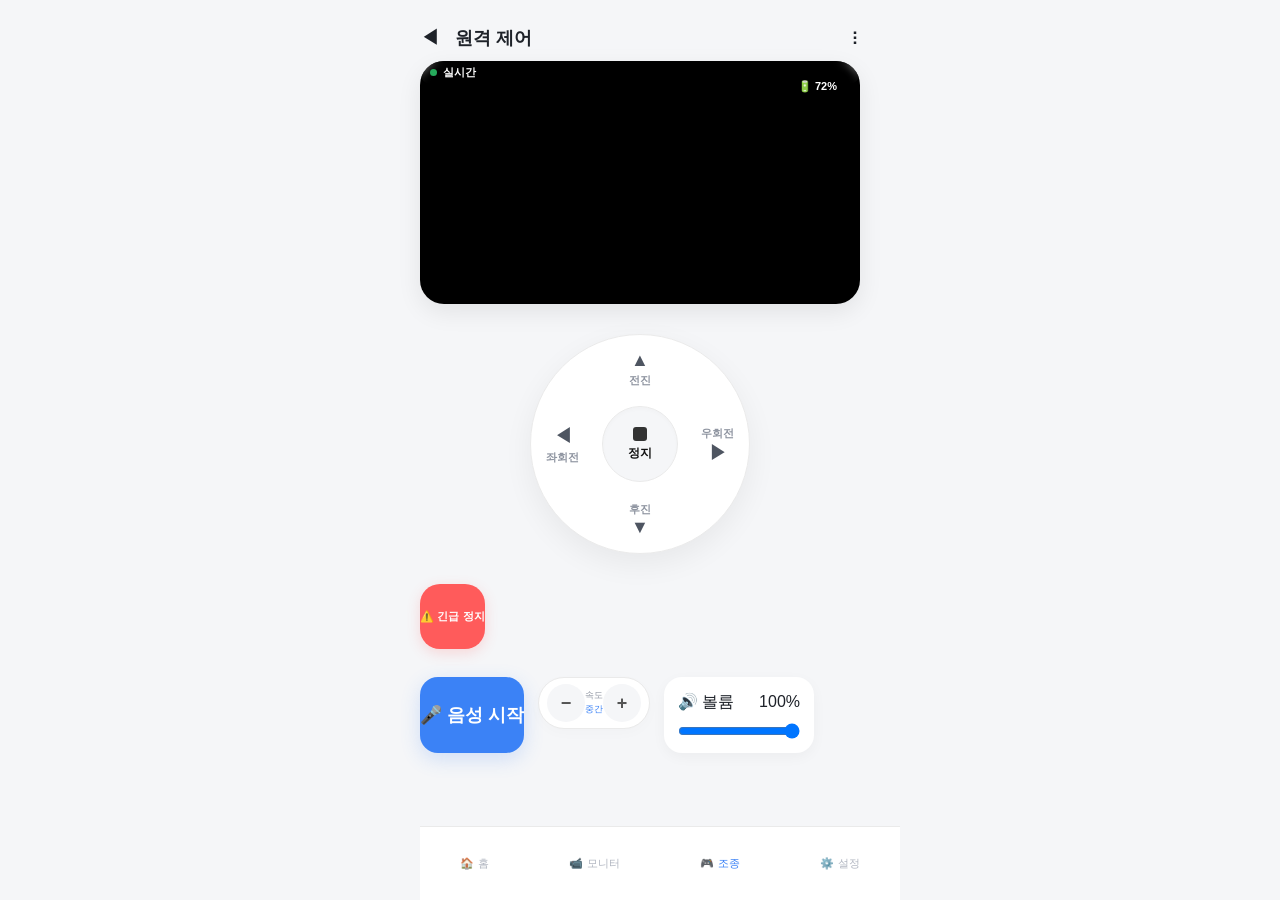
<file: control.html>
<!DOCTYPE html>
<html lang="ko">

<head>
<meta charset="UTF-8">

<meta
name="viewport"
content="width=device-width,initial-scale=1.0,maximum-scale=1.0,user-scalable=no">

<title>원격 제어</title>

<link rel="stylesheet" href="style.css">

<style>

.volume-panel{
background:#fff;
border-radius:18px;
padding:14px;
display:flex;
flex-direction:column;
gap:10px;
width:150px;
}

.volume-row{
display:flex;
justify-content:space-between;
align-items:center;
}

.volume-slider{
width:100%;
}

.audio-section{
display:flex;
gap:14px;
margin-top:16px;
}

.mic-large-btn{

flex:1;

height:76px;

border:none;

border-radius:18px;

background:#3b82f6;

color:white;

font-size:18px;

font-weight:700;

white-space:nowrap;

display:flex;

align-items:center;

justify-content:center;

cursor:pointer;

box-shadow:
0 6px 20px
rgba(59,130,246,.2);

}

.mic-active{
background:#22c55e !important;
}

</style>

</head>

<body>

<div class="app-container">

<div class="app-header">

<div style="display:flex;align-items:center;gap:15px;">

<span
style="font-size:20px;cursor:pointer"
onclick="goHome()">

◀

</span>

<h1
style="
font-size:18px;
font-weight:700;
">

원격 제어

</h1>

</div>

<div style="font-size:20px;">
⋮
</div>

</div>

<div class="main-content">

<div class="video-wrapper">

<div class="video-overlay-hud">
<span class="live-dot-green"></span>
실시간
</div>

<div
class="video-overlay-quality"
id="top-battery-badge">

🔋 72%

</div>

<video
id="video"
autoplay
playsinline
muted>
</video>

</div>

<div class="joystick-container">

<div class="wheel-pad">

<button
class="wheel-btn btn-up"
onmousedown="sendDriveCmd('FORWARD')"
ontouchstart="touchStart(event,'FORWARD')"
onmouseup="sendDriveCmd('STOP')"
ontouchend="sendDriveCmd('STOP')">

▲
<span>전진</span>

</button>

<button
class="wheel-btn btn-down"
onmousedown="sendDriveCmd('BACKWARD')"
ontouchstart="touchStart(event,'BACKWARD')"
onmouseup="sendDriveCmd('STOP')"
ontouchend="sendDriveCmd('STOP')">

<span>후진</span>
▼

</button>

<button
class="wheel-btn btn-left"
onmousedown="sendDriveCmd('LEFT')"
ontouchstart="touchStart(event,'LEFT')"
onmouseup="sendDriveCmd('STOP')"
ontouchend="sendDriveCmd('STOP')">

◀
<span>좌회전</span>

</button>

<button
class="wheel-btn btn-right"
onmousedown="sendDriveCmd('RIGHT')"
ontouchstart="touchStart(event,'RIGHT')"
onmouseup="sendDriveCmd('STOP')"
ontouchend="sendDriveCmd('STOP')">

<span>우회전</span>
▶

</button>

<div
class="btn-center-stop"
onclick="sendDriveCmd('STOP')">

<div class="stop-icon"></div>

정지

</div>

</div>

</div>

<div class="control-bottom-bar">

<button
class="btn-emergency-stop"
onclick="sendDriveCmd('EMERGENCY_STOP')">

⚠️ 긴급 정지

</button>

<div class="audio-section">

<button
id="micBtn"
class="mic-large-btn"
onclick="toggleVoice()">

🎤 음성 시작

</button>


<div class="speed-capsule">

<button
class="speed-step-btn"
onclick="adjustSpeed('DOWN')">

−

</button>

<div class="speed-label">

<span>속도</span>

<span
id="speed-text"
style="color:#3b82f6">

중간

</span>

</div>

<button
class="speed-step-btn"
onclick="adjustSpeed('UP')">

+

</button>

</div>

<div class="volume-panel">

<div class="volume-row">

<span>🔊 볼륨</span>

<span id="volume-value">

100%

</span>

</div>

<input
class="volume-slider"
id="volume"
type="range"
min="0"
max="100"
value="100">

</div>

</div>

</div>

<div class="bottom-nav">

<div class="nav-item" onclick="location.href='/'">
🏠 홈
</div>

<div class="nav-item" onclick="location.href='/monitor'">
📹 모니터
</div>

<div class="nav-item active">
🎮 조종
</div>

<div class="nav-item" onclick="location.href='/settings'">
⚙️ 설정
</div>

</div>

</div>

<script>

let currentSpeedLevel=2

const speedMap={
1:"느림",
2:"중간",
3:"빠름"
}

function goHome(){
location.href="/"
}

function touchStart(e,cmd){
e.preventDefault()
sendDriveCmd(cmd)
}

async function adjustSpeed(direction){

if(direction==="UP"&&currentSpeedLevel<3)
currentSpeedLevel++

if(direction==="DOWN"&&currentSpeedLevel>1)
currentSpeedLevel--

document.getElementById(
"speed-text"
).innerText=
speedMap[currentSpeedLevel]

await fetch("/control",{
method:"POST",
headers:{
"Content-Type":"application/json"
},
body:JSON.stringify({
command:`SET_SPEED_${currentSpeedLevel}`
})
})

}

async function sendDriveCmd(cmd){

try{

await fetch(
"/control",
{
method:"POST",

headers:{
"Content-Type":"application/json"
},

body:
JSON.stringify({
command:cmd
})

}
)

}catch(e){

console.log(e)

}

}

document
.getElementById("volume")
.addEventListener(
"input",

async(e)=>{

const v=e.target.value

document
.getElementById(
"volume-value"
)
.innerText=
v+"%"

await fetch(
"/volume",
{
method:"POST",

headers:{
"Content-Type":"application/json"
},

body:
JSON.stringify({
volume:v
})

}
)

}

)

async function syncControlHeader(){

try{

const res=
await fetch("/status")

if(res.ok){

const data=
await res.json()

document
.getElementById(
"top-battery-badge"
)
.innerText=
`🔋 ${data.battery}%`

}

}catch{}

}

setInterval(
syncControlHeader,
3000
)

const video=
document.getElementById(
"video"
)

let pc
let localAudio=null
let micEnabled=false

async function startControlWebRTC(){

pc=
new RTCPeerConnection()

pc.ontrack=
(e)=>{

video.srcObject=
e.streams[0]

}

pc.addTransceiver(
"video",
{
direction:
"recvonly"
}
)

await negotiate()

}

async function negotiate(){

const offer=
await pc.createOffer()

await pc.setLocalDescription(
offer
)

const res=
await fetch(
"/offer",
{
method:"POST",

headers:{
"Content-Type":
"application/json"
},

body:
JSON.stringify({

sdp:
pc.localDescription.sdp,

type:
pc.localDescription.type

})

}
)

const answer=
await res.json()

await pc.setRemoteDescription(
answer
)

}

async function toggleVoice(){

const btn=
document.getElementById(
"micBtn"
)

try{

if(!micEnabled){

localAudio=
await navigator.mediaDevices.getUserMedia({
audio:true
})

localAudio
.getTracks()
.forEach(
t=>
pc.addTrack(
t,
localAudio
)
)

await negotiate()

micEnabled=true

btn.innerHTML=
"🟢 음성 송출 중"

btn.classList.add(
"mic-active"
)

}
else{

localAudio
.getTracks()
.forEach(
t=>t.stop()
)

localAudio=null

micEnabled=false

btn.innerHTML=
"🎤 음성 시작"

btn.classList.remove(
"mic-active"
)

}

}catch(e){

alert(
"마이크 연결 실패"
)

console.log(e)

}

}

window.addEventListener(
"beforeunload",

()=>{

localAudio
?.getTracks()
.forEach(
t=>t.stop()
)

}

)

startControlWebRTC()

</script>

</body>
</html>
</file>
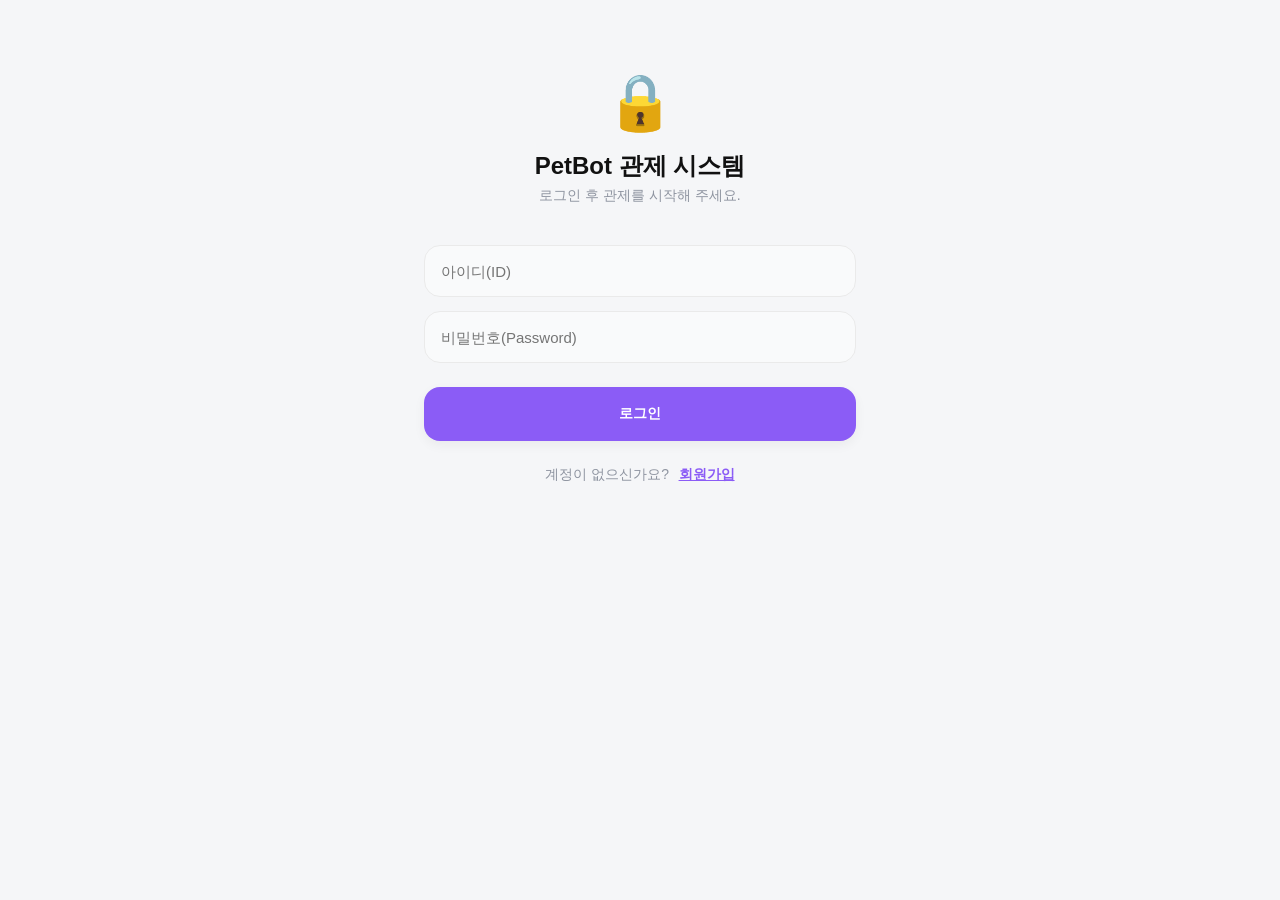
<file: login.html>
<!DOCTYPE html>
<html lang="ko">
<head>
    <meta charset="UTF-8">
    <meta name="viewport" content="width=device-width, initial-scale=1.0, maximum-scale=1.0, user-scalable=no">
    <title>PetBot 로그인</title>
    <link rel="stylesheet" href="style.css">
    <style>
        .login-box {
            margin-top: 40px;
            display: flex;
            flex-direction: column;
            gap: 14px;
        }
        .input-field {
            width: 100%;
            height: 52px;
            border: 1px solid #eaeaea;
            border-radius: 16px;
            padding: 0 16px;
            font-size: 15px;
            background: #f9fafb;
            box-sizing: border-box;
            outline: none;
            transition: border 0.2s, background-color 0.2s;
        }
        .input-field:focus {
            border: 1px solid #8b5cf6;
            background: #ffffff;
        }
        .error-msg {
            color: #ff5b5b;
            font-size: 13px;
            font-weight: 600;
            text-align: center;
            display: none;
            margin: 0;
        }
        /* 회원가입 모달 스타일 */
        .modal-overlay {
            position: fixed;
            top: 0; left: 0; right: 0; bottom: 0;
            background: rgba(0, 0, 0, 0.4);
            display: flex;
            align-items: center;
            justify-content: center;
            z-index: 1000;
            opacity: 0;
            visibility: hidden;
            transition: all 0.2s ease;
        }
        .modal-overlay.active {
            opacity: 1;
            visibility: visible;
        }
        .modal-card {
            background: #ffffff;
            width: 85%;
            max-width: 360px;
            border-radius: 24px;
            padding: 28px 24px;
            box-shadow: 0 10px 30px rgba(0,0,0,0.1);
            transform: translateY(20px);
            transition: transform 0.2s ease;
        }
        .modal-overlay.active .modal-card {
            transform: translateY(0);
        }
    </style>
</head>
<body style="background: #f5f6f8;">

    <div class="app-container" style="box-shadow: none; background: transparent;">
        <div class="main-content" style="padding: 40px 24px;">
            
            <div style="text-align: center; margin-top: 30px;">
                <span style="font-size: 55px;">🔒</span>
                <h1 style="font-size: 24px; font-weight: 800; margin-top: 15px; color: #111111;">PetBot 관제 시스템</h1>
                <p style="color: #8e94a0; font-size: 14px; margin-top: 5px;">로그인 후 관제를 시작해 주세요.</p>
            </div>

            <div class="login-box">
                <input type="text" id="login-username" class="input-field" placeholder="아이디(ID)">
                <input type="password" id="login-password" class="input-field" placeholder="비밀번호(Password)" onkeyup="if(window.event.keyCode==13){submitLogin()}">
                
                <p class="error-msg" id="login-error">⚠️ 아이디 또는 비밀번호가 올바르지 않습니다.</p>
                
                <button class="action-bar-btn btn-action-purple" style="width: 100%; margin-top: 10px;" onclick="submitLogin()">
                    로그인
                </button>
                
                <div style="text-align: center; margin-top: 10px;">
                    <span style="color: #8e94a0; font-size: 14px;">계정이 없으신가요?</span>
                    <button style="background: none; border: none; color: #8b5cf6; font-size: 14px; font-weight: 700; cursor: pointer; text-decoration: underline; margin-left: 5px;" onclick="toggleModal(true)">회원가입</button>
                </div>
            </div>

        </div>
    </div>

    <div class="modal-overlay" id="register-modal">
        <div class="modal-card">
            <h2 style="font-size: 19px; font-weight: 800; margin-bottom: 5px; color: #111;">새 계정 만들기</h2>
            <p style="color: #8e94a0; font-size: 13px; margin-bottom: 20px;">관제 시스템에 사용할 계정을 생성합니다.</p>
            
            <div style="display: flex; flex-direction: column; gap: 12px;">
                <input type="text" id="reg-username" class="input-field" placeholder="사용할 아이디">
                <input type="password" id="reg-password" class="input-field" placeholder="사용할 비밀번호">
            </div>
            
            <p class="error-msg" id="reg-error" style="margin-top: 10px;"></p>
            
            <div style="display: flex; gap: 10px; margin-top: 20px;">
                <button class="action-bar-btn" style="background: #eaeaea; color: #4e5561; flex: 1;" onclick="toggleModal(false)">취소</button>
                <button class="action-bar-btn btn-action-purple" style="flex: 1;" onclick="submitRegister()">가입 완료</button>
            </div>
        </div>
    </div>

    <script>
        function toggleModal(show) {
            const modal = document.getElementById("register-modal");
            if (show) modal.classList.add("active");
            else {
                modal.classList.remove("active");
                document.getElementById("reg-error").style.display = "none";
            }
        }

        // 로그인 요청
        async function submitLogin() {
            const username = document.getElementById("login-username").value;
            const password = document.getElementById("login-password").value;
            const errorBlock = document.getElementById("login-error");

            if (!username || !password) return;

            try {
                const response = await fetch("/login", {
                    method: "POST",
                    headers: { "Content-Type": "application/json" },
                    body: JSON.stringify({ username, password })
                });

                if (response.ok) {
                    location.href = "/";
                } else {
                    errorBlock.style.display = "block";
                    document.getElementById("login-password").value = "";
                }
            } catch (e) {
                alert("서버 통신 실패");
            }
        }

        // 회원가입 요청
        async function submitRegister() {
            const username = document.getElementById("reg-username").value;
            const password = document.getElementById("reg-password").value;
            const errorBlock = document.getElementById("reg-error");

            if (!username || !password) {
                errorBlock.innerText = "⚠️ 모든 빈칸을 채워주세요.";
                errorBlock.style.display = "block";
                return;
            }

            try {
                const response = await fetch("/register", {
                    method: "POST",
                    headers: { "Content-Type": "application/json" },
                    body: JSON.stringify({ username, password })
                });

                if (response.ok) {
                    alert("🎉 회원가입이 완료되었습니다! 로그인해 주세요.");
                    toggleModal(false);
                    document.getElementById("login-username").value = username;
                } else {
                    const text = await response.text();
                    errorBlock.innerText = text === "EXISTS" ? "⚠️ 이미 존재하는 아이디입니다." : "⚠️ 가입에 실패했습니다.";
                    errorBlock.style.display = "block";
                }
            } catch (e) {
                alert("서버 통신 실패");
            }
        }
    </script>
</body>
</html>
</file>
<file: style.css>
/* style.css */
* {
    margin: 0;
    padding: 0;
    box-sizing: border-box;
    font-family: -apple-system, BlinkMacSystemFont, "Segoe UI", Roboto, Helvetica, Arial, sans-serif;
}

body {
    background-color: #f5f6f8; /* 앱 특유의 부드러운 라이트 그레이 배경 */
    color: #1e2229;
    display: flex;
    justify-content: center;
    min-height: 100vh;
}

/* 스마트폰 뷰포트 느낌을 주는 전체 컨테이너 */
.app-container {
    width: 100%;
    max-width: 480px;
    background: #f5f6f8;
    position: relative;
    padding-bottom: 80px; /* 하단 네비게이션 공간 확보 */
}

/* 1. 상단 헤더 영역 */
.app-header {
    display: flex;
    justify-content: space-between;
    align-items: center;
    padding: 24px 20px 10px 20px;
    background: #f5f6f8;
}

.app-title-box h1 {
    font-size: 26px;
    font-weight: 800;
    color: #111;
}

.app-title-box p {
    font-size: 13px;
    color: #8e94a0;
    margin-top: 2px;
}

.noti-icon {
    font-size: 22px;
    cursor: pointer;
    position: relative;
}

.noti-dot {
    position: absolute;
    top: 2px;
    right: 2px;
    width: 6px;
    height: 6px;
    background-color: #ff5b5b;
    border-radius: 50%;
}

/* 2. 대시보드 카드 공통 */
.main-content {
    padding: 0 20px;
}

.app-card {
    background: #ffffff;
    border-radius: 24px;
    padding: 20px;
    margin-bottom: 20px;
    box-shadow: 0 4px 16px rgba(0, 0, 0, 0.04);
    display: flex;
    align-items: center;
}

/* 로봇 프로필 정보 레이아웃 */
.robot-profile {
    display: flex;
    width: 100%;
    gap: 20px;
}

.robot-img-box {
    flex: 1;
    background: #f9fafb;
    border-radius: 18px;
    display: flex;
    justify-content: center;
    align-items: center;
    padding: 10px;
}

.robot-img-box img {
    width: 100%;
    max-width: 100px;
    height: auto;
    object-fit: contain;
}

.robot-info-box {
    flex: 1.2;
    display: flex;
    flex-direction: column;
    justify-content: center;
    gap: 12px;
}

.robot-meta-row {
    display: flex;
    justify-content: space-between;
    align-items: center;
    font-size: 14px;
    color: #4e5561;
}

.robot-name {
    font-size: 16px;
    font-weight: 700;
    color: #111;
}

.status-badge {
    background: #e6f7ed;
    color: #26aa5c;
    font-size: 11px;
    font-weight: 700;
    padding: 3px 8px;
    border-radius: 8px;
}

.battery-bar-wrapper {
    display: flex;
    align-items: center;
    gap: 8px;
    font-weight: 700;
    color: #26aa5c;
}

/* 섹션 타이틀 */
.section-title {
    font-size: 15px;
    font-weight: 700;
    color: #222;
    margin: 10px 0 14px 4px;
}

/* 3. 빠른 실행 2분할 버튼 그리드 */
.quick-grid {
    display: grid;
    grid-template-columns: 1fr 1fr;
    gap: 15px;
    margin-bottom: 20px;
}

.quick-btn {
    border: none;
    border-radius: 20px;
    height: 110px;
    display: flex;
    flex-direction: column;
    justify-content: center;
    align-items: center;
    gap: 10px;
    font-size: 15px;
    font-weight: 700;
    color: #ffffff;
    cursor: pointer;
    transition: transform 0.2s, opacity 0.2s;
    box-shadow: 0 6px 20px rgba(0, 0, 0, 0.06);
}

.quick-btn:active {
    transform: scale(0.96);
    opacity: 0.9;
}

.btn-blue { background: #3b82f6; }   /* 실시간 보기 블루 */
.btn-green { background: #10b981; }  /* 원격 제어 그린 */

.quick-btn .icon {
    font-size: 28px;
}

/* 4. 하단 고정 네비게이션 바 */
.bottom-nav {
    position: fixed;
    bottom: 0;
    width: 100%;
    max-width: 480px;
    height: 74px;
    background: #ffffff;
    border-top: 1px solid #eaeaea;
    display: flex;
    justify-content: space-around;
    align-items: center;
    z-index: 100;
}

.nav-item {
    display: flex;
    flex-direction: column;
    align-items: center;
    font-size: 11px;
    color: #b0b5c0;
    cursor: pointer;
    gap: 4px;
}

.nav-item.active {
    color: #3b82f6; /* 활성화된 탭은 블루 컬러 */
}

.nav-item .icon {
    font-size: 20px;
}

/* 비디오 상단 오버레이 가이드라인 */
.video-wrapper {
    position: relative;
    width: 100%;
    border-radius: 24px;
    overflow: hidden;
    box-shadow: 0 8px 24px rgba(0,0,0,0.08);
    margin-bottom: 20px;
    background: #000;
}

.video-wrapper video {
    width: 100%;
    display: block;
}

/* 영상 좌측 상단 오버레이 묶음 */
.video-overlay-left {
    position: absolute;
    top: 15px;
    left: 15px;
    display: flex;
    flex-direction: column;
    align-items: flex-start;
    gap: 8px;
    z-index: 2;
}

.video-overlay-mode {
    background: rgba(0, 0, 0, 0.65);
    color: #ffffff;
    padding: 6px 12px;
    border-radius: 8px;
    font-size: 12px;
    font-weight: 800;
    backdrop-filter: blur(4px);
    letter-spacing: -0.2px;
}

/* 이미지 속 화면 위에 올라간 녹색 실시간 배지 */
.video-overlay-hud {
    position: static;
    display: flex;
    align-items: center;
    gap: 6px;
    background: rgba(0, 0, 0, 0.5);
    color: #ffffff;
    padding: 4px 10px;
    border-radius: 20px;
    font-size: 11px;
    font-weight: 700;
    backdrop-filter: blur(4px);
}

.live-dot-green {
    width: 7px;
    height: 7px;
    background-color: #26aa5c;
    border-radius: 50%;
    animation: blink-live 1.5s infinite;
}

@keyframes blink-live {
    0% { opacity: 0.3; }
    50% { opacity: 1; }
    100% { opacity: 0.3; }
}

/* HD 배지 (우측 상단) */
.video-overlay-quality {
    position: absolute;
    top: 15px;
    right: 15px;
    background: rgba(0, 0, 0, 0.5);
    color: #ffffff;
    padding: 4px 8px;
    border-radius: 6px;
    font-size: 11px;
    font-weight: 700;
}

/* 하단 스탯 2분할 그리드 레이아웃 */
.status-grid-2cell {
    display: grid;
    grid-template-columns: 1fr 1fr;
    gap: 15px;
    margin-bottom: 20px;
}

.monitor-status-card {
    background: #ffffff;
    border-radius: 20px;
    padding: 16px;
    box-shadow: 0 4px 16px rgba(0, 0, 0, 0.03);
    display: flex;
    flex-direction: column;
    justify-content: space-between;
    height: 95px;
}

.monitor-status-card .label {
    font-size: 12px;
    color: #8e94a0;
    font-weight: 600;
}

.monitor-status-card .value-box {
    display: flex;
    align-items: center;
    gap: 8px;
    margin-top: 8px;
}

.monitor-status-card .value {
    font-size: 18px;
    font-weight: 800;
    color: #111111;
}

.monitor-status-card .sub-text {
    font-size: 11px;
    color: #b0b5c0;
    margin-top: 2px;
}

/* 하단 액션 커스텀 컬러 스위치 버튼 */
.action-grid {
    display: grid;
    grid-template-columns: 1.2fr 1fr;
    gap: 15px;
    margin-bottom: 20px;
}

.action-bar-btn {
    border: none;
    height: 54px;
    border-radius: 16px;
    font-size: 14px;
    font-weight: 700;
    color: white;
    display: flex;
    align-items: center;
    justify-content: center;
    gap: 8px;
    cursor: pointer;
    box-shadow: 0 4px 12px rgba(0, 0, 0, 0.05);
    transition: transform 0.2s;
}

.action-bar-btn:active {
    transform: scale(0.97);
}

.btn-action-purple { background: #8b5cf6; } /* 자동 추적용 보라색 */
.btn-action-blue { background: #3b82f6; }   /* 음성 송출용 블루 */

/* 원형 제어 패드 레이아웃 (이미지 속 대형 조이스틱) */
.joystick-container {
    display: flex;
    justify-content: center;
    align-items: center;
    margin: 30px 0;
    position: relative;
}

.wheel-pad {
    width: 220px;
    height: 220px;
    background: #ffffff;
    border-radius: 50%;
    position: relative;
    box-shadow: 0 10px 30px rgba(0,0,0,0.06);
    border: 1px solid #eaeaea;
}

/* 상하좌우 방향 버튼 배치 */
.wheel-btn {
    position: absolute;
    border: none;
    background: none;
    font-size: 18px;
    font-weight: 700;
    color: #4e5561;
    cursor: pointer;
    display: flex;
    flex-direction: column;
    align-items: center;
    justify-content: center;
    transition: color 0.1s;
}
.wheel-btn:active { color: #3b82f6; }

.btn-up    { top: 15px;  left: 50%; transform: translateX(-50%); }
.btn-down  { bottom: 15px; left: 50%; transform: translateX(-50%); }
.btn-left  { left: 15px;  top: 50%; transform: translateY(-50%); }
.btn-right { right: 15px; top: 50%; transform: translateY(-50%); }

.wheel-btn span {
    font-size: 11px;
    color: #8e94a0;
    margin-top: 2px;
}

/* 중앙 정지 버튼 큐브 */
.btn-center-stop {
    position: absolute;
    top: 50%;
    left: 50%;
    transform: translate(-50%, -50%);
    width: 76px;
    height: 76px;
    background: #f5f6f8;
    border: 1px solid #eaeaea;
    border-radius: 50%;
    display: flex;
    flex-direction: column;
    align-items: center;
    justify-content: center;
    font-size: 12px;
    font-weight: 700;
    color: #111;
    cursor: pointer;
    box-shadow: inset 0 2px 4px rgba(0,0,0,0.02);
}
.btn-center-stop:active { background: #eef0f3; }
.btn-center-stop .stop-icon {
    width: 14px;
    height: 14px;
    background: #333;
    border-radius: 3px;
    margin-bottom: 4px;
}

/* 맨 하단 3분할 컨트롤 바 (긴급정지 / 속도 / 음성) */
.control-bottom-bar{
    display:flex;
    flex-wrap:wrap;
    gap:12px;
    margin-top:10px;
}

/* 긴급 정지 (레드 서클 버튼) */
.btn-emergency-stop {
    width: 65px;
    height: 65px;
    border: none;
    background: #ff5b5b;
    color: white;
    border-radius: 20px;
    font-size: 11px;
    font-weight: 700;
    display: flex;
    flex-direction: column;
    align-items: center;
    justify-content: center;
    gap: 4px;
    cursor: pointer;
    box-shadow: 0 4px 14px rgba(255, 91, 91, 0.2);
}

/* 속도 조절 패널 (중앙 캡슐형) */
.speed-capsule {
    flex: 1;
    height: 52px;
    background: #ffffff;
    border-radius: 26px;
    border: 1px solid #eaeaea;
    display: flex;
    justify-content: space-between;
    align-items: center;
    padding: 0 8px;
    box-shadow: 0 4px 14px rgba(0,0,0,0.02);
}

.speed-step-btn {
    width: 38px;
    height: 38px;
    border: none;
    background: #f5f6f8;
    border-radius: 50%;
    font-size: 18px;
    font-weight: 700;
    color: #555;
    cursor: pointer;
}
.speed-step-btn:active { background: #eaeaea; }

.speed-label {
    font-size: 13px;
    font-weight: 700;
    color: #333;
    display: flex;
    flex-direction: column;
    align-items: center;
}
.speed-label span {
    font-size: 9px;
    color: #8e94a0;
    font-weight: 500;
    margin-bottom: 1px;
}

/* 하단 음성/기타 서클 버튼 */
.btn-sub-action {
    width: 54px;
    height: 52px;
    border: none;
    background: #ffffff;
    border-radius: 20px;
    border: 1px solid #eaeaea;
    font-size: 11px;
    font-weight: 700;
    color: #4e5561;
    display: flex;
    flex-direction: column;
    align-items: center;
    justify-content: center;
    gap: 2px;
    cursor: pointer;
}

/* 알림 기록 모달 전체 배경 */
.modal-overlay {
    position: fixed;
    top: 0;
    left: 0;
    width: 100%;
    height: 100%;
    background: rgba(0, 0, 0, 0.4);
    display: none; /* 기본은 숨김 */
    justify-content: center;
    align-items: flex-end; /* 아래에서 위로 올라오는 앱 감성 효과 */
    z-index: 1000;
}

/* 모달 컨텐츠 박스 */
.modal-content {
    width: 100%;
    max-width: 480px;
    background: #ffffff;
    border-top-left-radius: 30px;
    border-top-right-radius: 30px;
    padding: 24px;
    max-height: 70vh;
    display: flex;
    flex-direction: column;
    box-shadow: 0 -8px 32px rgba(0, 0, 0, 0.08);
    animation: slide-up 0.3s ease-out;
}

@keyframes slide-up {
    from { transform: translateY(100%); }
    to { transform: translateY(0); }
}

/* 모달 헤더 */
.modal-header {
    display: flex;
    justify-content: space-between;
    align-items: center;
    margin-bottom: 20px;
}
.modal-header h2 {
    font-size: 18px;
    font-weight: 700;
}
.modal-close-btn {
    font-size: 20px;
    cursor: pointer;
    color: #8e94a0;
}

/* 알림 목록 리스트 구역 */
.history-list {
    overflow-y: auto;
    flex: 1;
    display: flex;
    flex-direction: column;
    gap: 12px;
}

/* 알림 항목 한 줄 */
.history-item {
    background: #f9fafb;
    border-radius: 16px;
    padding: 14px 16px;
    display: flex;
    gap: 12px;
    align-items: center;
    border: 1px solid #f0f1f3;
}

.history-item .alert-icon {
    font-size: 22px;
    background: #fdeded;
    width: 44px;
    height: 44px;
    border-radius: 50%;
    display: flex;
    align-items: center;
    justify-content: center;
}

.history-item .alert-details {
    flex: 1;
}

.history-item .alert-title {
    font-size: 14px;
    font-weight: 700;
    color: #111;
}

.history-item .alert-time {
    font-size: 11px;
    color: #8e94a0;
    margin-top: 2px;
}

/* 기록이 없을 때 보여줄 안내 */
.no-history {
    text-align: center;
    color: #8e94a0;
    padding: 40px 0;
    font-size: 14px;
}

/* 전체 삭제 버튼 */
.clear-history-btn {
    background: #f5f6f8;
    border: none;
    padding: 10px;
    border-radius: 12px;
    font-size: 12px;
    font-weight: 600;
    color: #ff5b5b;
    cursor: pointer;
    margin-top: 15px;
}

/* 음성 송출 + 볼륨 영역 */
.audio-control-box{
    width:100%;
    display:flex;
    gap:12px;
}

.voice-btn{
    flex:1;
    height:72px;

    border:none;
    border-radius:18px;

    background:#3b82f6;
    color:white;

    font-size:17px;
    font-weight:700;

    display:flex;
    align-items:center;
    justify-content:center;

    white-space:nowrap;

    box-shadow:
        0 6px 18px
        rgba(59,130,246,.25);

    cursor:pointer;
}

.voice-btn.active{
    background:#26aa5c;
}

.volume-panel{
    width:150px;

    background:#fff;

    border-radius:18px;

    padding:14px;

    display:flex;

    flex-direction:column;

    justify-content:center;

    gap:10px;

    box-shadow:
        0 4px 14px
        rgba(0,0,0,.04);
}

.volume-slider{
    width:100%;
}
</file>
